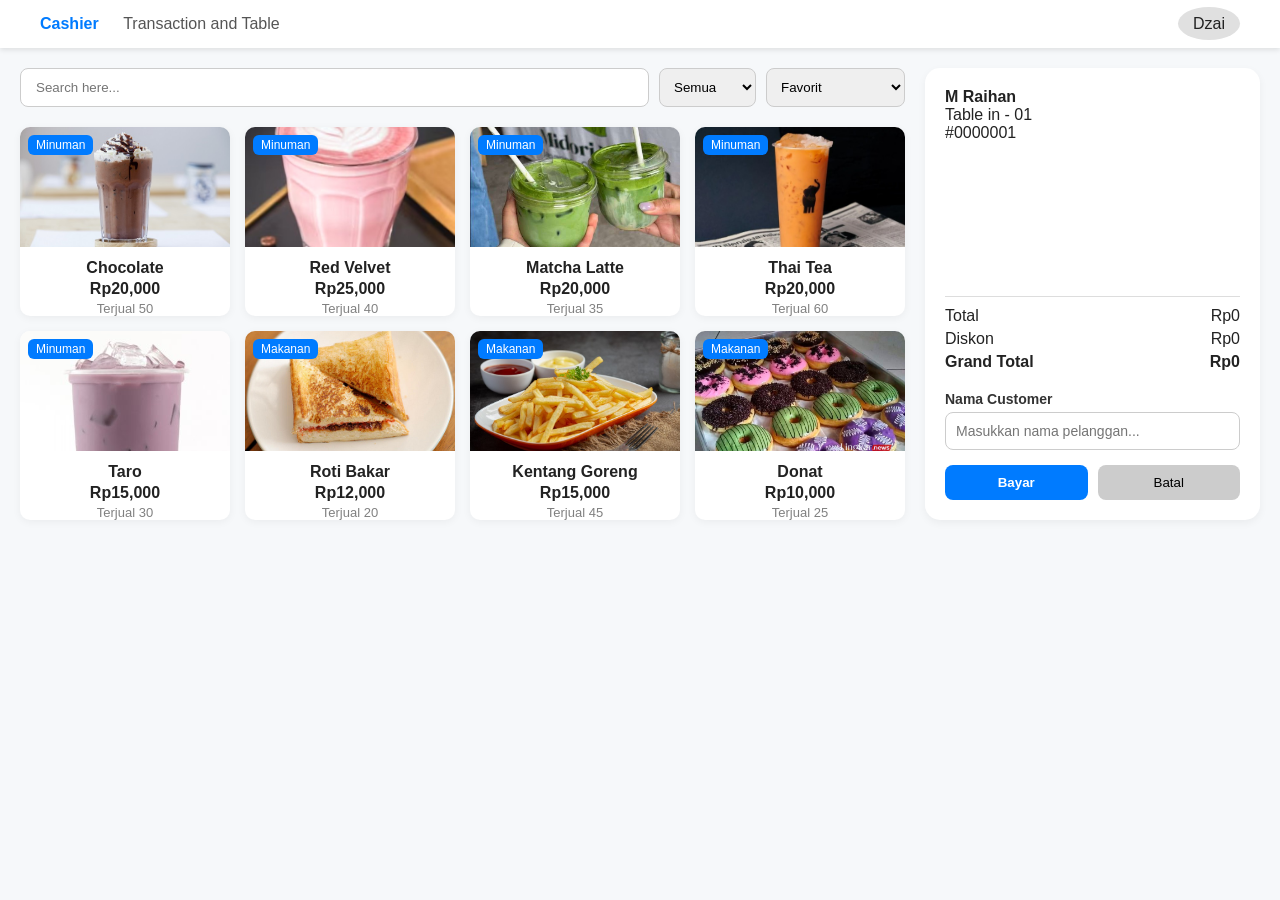
<file: index.html>
<!DOCTYPE html>
<html lang="id">
<head>
  <meta charset="UTF-8">
  <meta name="viewport" content="width=device-width, initial-scale=1.0">
  <title>Kasir</title>
  <link rel="stylesheet" href="css/style.css">
</head>
<body>
  <header class="navbar">
    <div class="nav-left">
      <a href="#" class="nav-item active">Cashier</a>
      <a href="transaction.html" class="nav-item">Transaction and Table</a>
    </div>
    <div class="nav-right">
      <span class="user">Dzai</span>
    </div>
  </header>

  <main class="container">
    <section class="menu-section">
      <div class="menu-top">
        <input type="text" id="search" placeholder="Search here..." class="search">
        <select id="categoryFilter" class="filter">
          <option value="all">Semua</option>
          <option value="Minuman">Minuman</option>
          <option value="Makanan">Makanan</option>
        </select>
        <select id="sortFilter" class="filter">
          <option value="default">Favorit</option>
          <option value="new">Terbaru</option>
          <option value="priceAsc">Harga Termurah</option>
          <option value="priceDesc">Harga Termahal</option>
        </select>
      </div>

      <div id="menuGrid" class="menu-grid"></div>
    </section>

    <aside class="order-section">
      <div class="order-header">
        <h4>M Raihan</h4>
        <p>Table in - 01</p>
        <p class="order-id">#0000001</p>
        <p id="currentDate" class="date"></p>
      </div>

      <div id="orderList" class="order-list"></div>

      <div class="order-summary">
        <p>Total <span id="total">Rp0</span></p>
        <p>Diskon <span id="diskon">Rp0</span></p>
        <p class="grand-total">Grand Total <span id="grandTotal">Rp0</span></p>
      </div>

      <div class="customer-input">
        <label for="customerName">Nama Customer</label>
        <input type="text" id="customerName" placeholder="Masukkan nama pelanggan...">
      </div>

      <div class="order-buttons">
        <button class="pay" id="payBtn">Bayar</button>
        <button class="cancel" id="cancelBtn">Batal</button>
      </div>
    </aside>
  </main>

  <script src="js/script.js"></script>
</body>
</html>
</file>
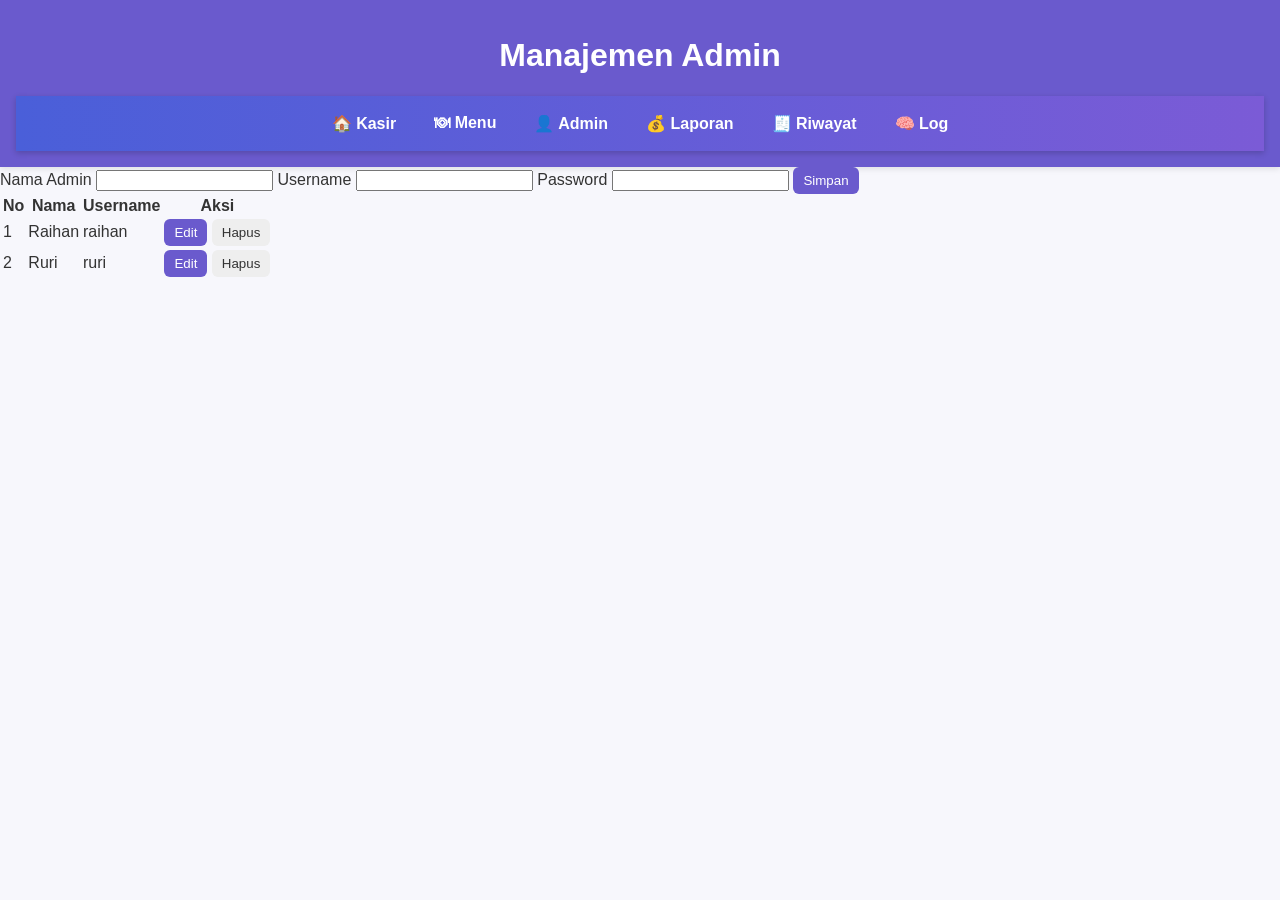
<file: crud-admin.html>
<!DOCTYPE html>
<html lang="id">
<head>
  <meta charset="UTF-8">
  <meta name="viewport" content="width=device-width, initial-scale=1.0">
  <title>CRUD Admin - Rize Coffee</title>
  <link rel="stylesheet" href="style.css">
</head>
<body>
  <header class="header">
    <h1>Manajemen Admin</h1>
    <nav class="navbar">
        <a href="dashboard.html">🏠 Kasir</a>
        <a href="crud-menu.html">🍽 Menu</a>
        <a href="crud-admin.html">👤 Admin</a>
        <a href="laporan-income.html">💰 Laporan</a>
        <a href="riwayat-transaksi.html">🧾 Riwayat</a>
        <a href="log-aktivitas.html">🧠 Log</a>
      </nav>
  </header>

  <main class="crud-container">
    <section class="form-section">
      <form id="adminForm">
        <input type="hidden" id="editIndex">
        <label>Nama Admin</label>
        <input type="text" id="namaAdmin" required>

        <label>Username</label>
        <input type="text" id="username" required>

        <label>Password</label>
        <input type="password" id="password" required>

        <button type="submit" class="btn-primary">Simpan</button>
      </form>
    </section>

    <section class="table-section">
      <table class="table">
        <thead>
          <tr>
            <th>No</th>
            <th>Nama</th>
            <th>Username</th>
            <th>Aksi</th>
          </tr>
        </thead>
        <tbody id="adminTable"></tbody>
      </table>
    </section>
  </main>

  <script>
    let dataAdmin = [
      {nama:"Raihan", username:"raihan", password:"12345"},
      {nama:"Ruri", username:"ruri", password:"admin"}
    ];

    const table = document.getElementById("adminTable");
    const form = document.getElementById("adminForm");

    function renderAdmin() {
      table.innerHTML = "";
      dataAdmin.forEach((a, i) => {
        table.innerHTML += `
          <tr>
            <td>${i+1}</td>
            <td>${a.nama}</td>
            <td>${a.username}</td>
            <td>
              <button onclick="editAdmin(${i})" class="btn-primary">Edit</button>
              <button onclick="hapusAdmin(${i})" class="btn-secondary">Hapus</button>
            </td>
          </tr>
        `;
      });
    }

    function editAdmin(i) {
      const a = dataAdmin[i];
      document.getElementById("editIndex").value = i;
      document.getElementById("namaAdmin").value = a.nama;
      document.getElementById("username").value = a.username;
      document.getElementById("password").value = a.password;
    }

    function hapusAdmin(i) {
      if (confirm("Hapus admin ini?")) {
        dataAdmin.splice(i, 1);
        renderAdmin();
      }
    }

    form.addEventListener("submit", e => {
      e.preventDefault();
      const idx = document.getElementById("editIndex").value;
      const data = {
        nama: document.getElementById("namaAdmin").value,
        username: document.getElementById("username").value,
        password: document.getElementById("password").value,
      };
      if (idx === "") dataAdmin.push(data);
      else dataAdmin[idx] = data;

      form.reset();
      document.getElementById("editIndex").value = "";
      renderAdmin();
    });

    renderAdmin();
  </script>
</body>
</html>
</file>
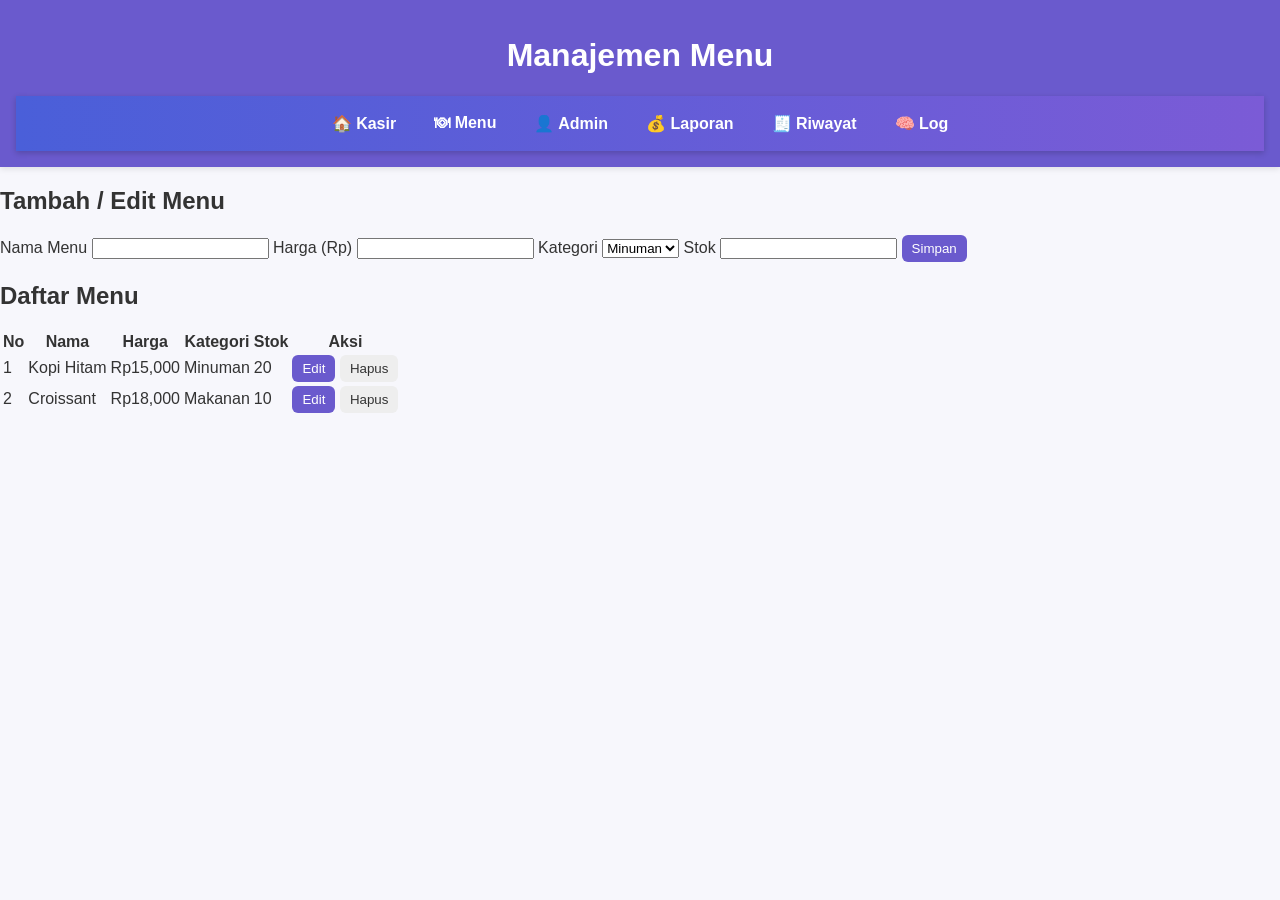
<file: crud-menu.html>
<!DOCTYPE html>
<html lang="id">
<head>
  <meta charset="UTF-8">
  <meta name="viewport" content="width=device-width, initial-scale=1.0">
  <title>CRUD Menu - Rize Coffee</title>
  <link rel="stylesheet" href="style.css">
</head>
<body>
  <header class="header">
    <h1>Manajemen Menu</h1>
    <nav class="navbar">
        <a href="dashboard.html">🏠 Kasir</a>
        <a href="crud-menu.html">🍽 Menu</a>
        <a href="crud-admin.html">👤 Admin</a>
        <a href="laporan-income.html">💰 Laporan</a>
        <a href="riwayat-transaksi.html">🧾 Riwayat</a>
        <a href="log-aktivitas.html">🧠 Log</a>
      </nav>
  </header>

  <main class="crud-container">
    <section class="form-section">
      <h2>Tambah / Edit Menu</h2>
      <form id="menuForm">
        <input type="hidden" id="editIndex">
        <label>Nama Menu</label>
        <input type="text" id="namaMenu" required>

        <label>Harga (Rp)</label>
        <input type="number" id="hargaMenu" required>

        <label>Kategori</label>
        <select id="kategoriMenu">
          <option>Minuman</option>
          <option>Makanan</option>
        </select>

        <label>Stok</label>
        <input type="number" id="stokMenu" required>

        <button type="submit" class="btn-primary">Simpan</button>
      </form>
    </section>

    <section class="table-section">
      <h2>Daftar Menu</h2>
      <table class="table">
        <thead>
          <tr>
            <th>No</th>
            <th>Nama</th>
            <th>Harga</th>
            <th>Kategori</th>
            <th>Stok</th>
            <th>Aksi</th>
          </tr>
        </thead>
        <tbody id="menuTable"></tbody>
      </table>
    </section>
  </main>

  <script>
    let dataMenu = [
      { nama: "Kopi Hitam", harga: 15000, kategori: "Minuman", stok: 20 },
      { nama: "Croissant", harga: 18000, kategori: "Makanan", stok: 10 }
    ];

    const menuTable = document.getElementById("menuTable");
    const form = document.getElementById("menuForm");

    function renderMenu() {
      menuTable.innerHTML = "";
      dataMenu.forEach((m, i) => {
        menuTable.innerHTML += `
          <tr>
            <td>${i+1}</td>
            <td>${m.nama}</td>
            <td>Rp${m.harga.toLocaleString()}</td>
            <td>${m.kategori}</td>
            <td>${m.stok}</td>
            <td>
              <button onclick="editMenu(${i})" class="btn-primary">Edit</button>
              <button onclick="hapusMenu(${i})" class="btn-secondary">Hapus</button>
            </td>
          </tr>
        `;
      });
    }

    function editMenu(i) {
      const m = dataMenu[i];
      document.getElementById("editIndex").value = i;
      document.getElementById("namaMenu").value = m.nama;
      document.getElementById("hargaMenu").value = m.harga;
      document.getElementById("kategoriMenu").value = m.kategori;
      document.getElementById("stokMenu").value = m.stok;
    }

    function hapusMenu(i) {
      if (confirm("Hapus menu ini?")) {
        dataMenu.splice(i, 1);
        renderMenu();
      }
    }

    form.addEventListener("submit", e => {
      e.preventDefault();
      const idx = document.getElementById("editIndex").value;
      const data = {
        nama: document.getElementById("namaMenu").value,
        harga: parseInt(document.getElementById("hargaMenu").value),
        kategori: document.getElementById("kategoriMenu").value,
        stok: parseInt(document.getElementById("stokMenu").value),
      };

      if (idx === "") dataMenu.push(data);
      else dataMenu[idx] = data;

      form.reset();
      document.getElementById("editIndex").value = "";
      renderMenu();
    });

    renderMenu();
  </script>
</body>
</html>
</file>
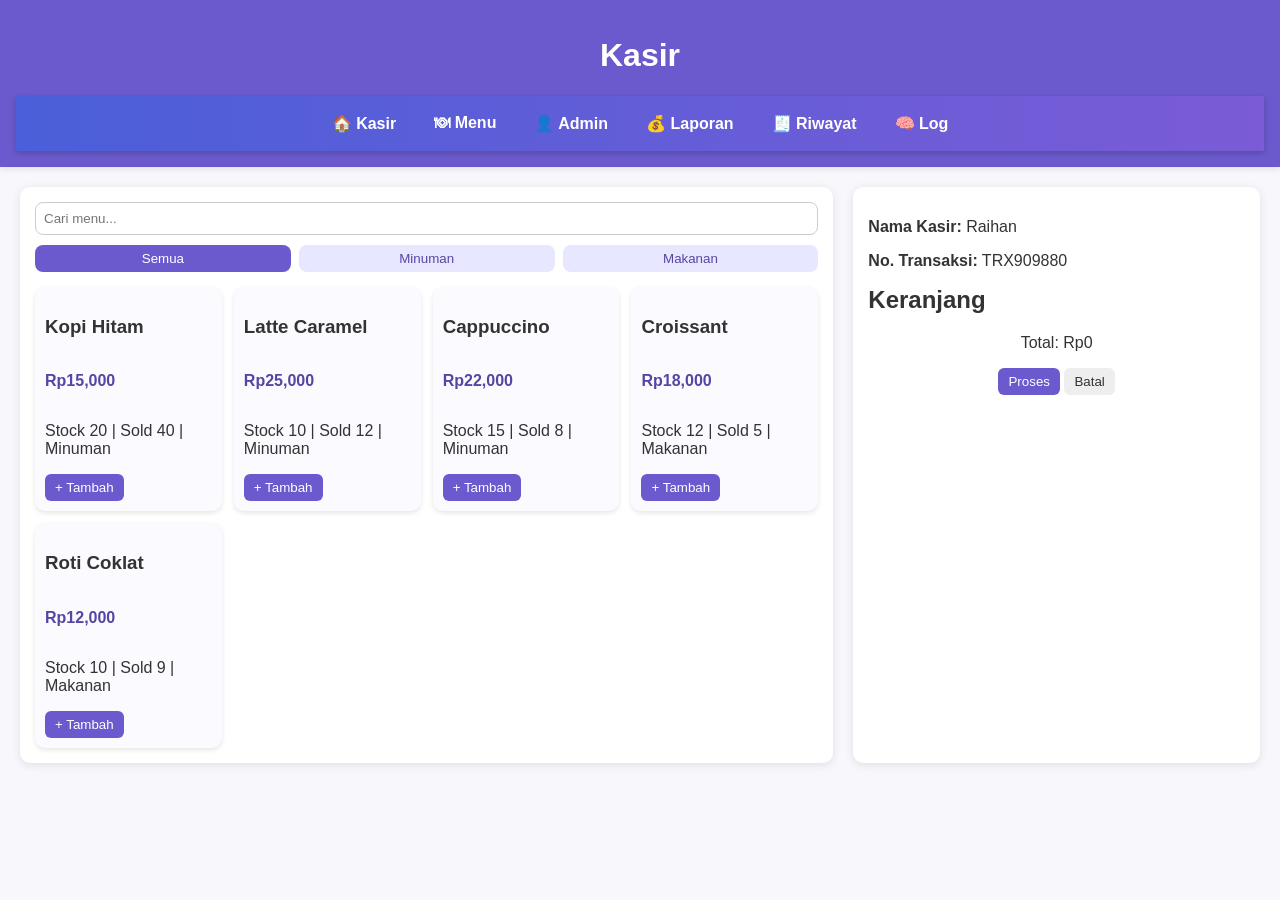
<file: dashboard.html>
<!DOCTYPE html>
<html lang="id">
<head>
  <meta charset="UTF-8">
  <meta name="viewport" content="width=device-width, initial-scale=1.0">
  <title>Kasir</title>
  <link rel="stylesheet" href="style.css">
</head>
<body>
  <header class="header">
    <h1>Kasir</h1>
    <nav class="navbar">
        <a href="dashboard.html">🏠 Kasir</a>
        <a href="crud-menu.html">🍽 Menu</a>
        <a href="crud-admin.html">👤 Admin</a>
        <a href="laporan-income.html">💰 Laporan</a>
        <a href="riwayat-transaksi.html">🧾 Riwayat</a>
        <a href="log-aktivitas.html">🧠 Log</a>
      </nav>
      
  </header>
  

  <main class="kasir-container">
    <!-- Kiri: Daftar Produk -->
    <section class="produk-section">
      <div class="search-filter">
        <input type="text" id="search" placeholder="Cari menu...">
        <div class="filter-btns">
          <button class="filter-btn active" data-category="all">Semua</button>
          <button class="filter-btn" data-category="Minuman">Minuman</button>
          <button class="filter-btn" data-category="Makanan">Makanan</button>
        </div>
      </div>
      <div id="produk-list" class="produk-list"></div>
    </section>

    <!-- Kanan: Keranjang -->
    <section class="keranjang-section">
      <div class="info-kasir">
        <p><strong>Nama Kasir:</strong> Raihan</p>
        <p><strong>No. Transaksi:</strong> <span id="no-transaksi"></span></p>
      </div>

      <h2>Keranjang</h2>
      <ul id="keranjang-list" class="keranjang-list"></ul>

      <div class="total-box">
        <p>Total: <span id="total-harga">Rp0</span></p>
        <button id="proses-btn" class="btn-primary">Proses</button>
        <button id="batal-btn" class="btn-secondary">Batal</button>
      </div>
    </section>
  </main>

  <script>
    // === Data Produk ===
    const produkData = [
      {id:1, imgsrc:"kopi.png", nama:"Kopi Hitam", harga:15000, stok:20, terjual:40, kategori:"Minuman"},
      {id:2, nama:"Latte Caramel", harga:25000, stok:10, terjual:12, kategori:"Minuman"},
      {id:3, nama:"Cappuccino", harga:22000, stok:15, terjual:8, kategori:"Minuman"},
      {id:4, nama:"Croissant", harga:18000, stok:12, terjual:5, kategori:"Makanan"},
      {id:5, nama:"Roti Coklat", harga:12000, stok:10, terjual:9, kategori:"Makanan"},
    ];

    const produkList = document.getElementById("produk-list");
    const keranjangList = document.getElementById("keranjang-list");
    const totalHarga = document.getElementById("total-harga");
    const noTransaksi = document.getElementById("no-transaksi");

    let keranjang = [];
    let kategoriAktif = "all";
    noTransaksi.textContent = "TRX" + Date.now().toString().slice(-6);

    // === Render Produk ===
    function renderProduk() {
      produkList.innerHTML = "";
      const searchVal = document.getElementById("search").value.toLowerCase();

      produkData
        .filter(p =>
          (kategoriAktif === "all" || p.kategori === kategoriAktif) &&
          p.nama.toLowerCase().includes(searchVal)
        )
        .forEach(p => {
          const card = document.createElement("div");
          card.className = "produk-card";
          card.innerHTML = `
            <h3>${p.nama}</h3>
            <p class="harga">Rp${p.harga.toLocaleString()}</p>
            <p class="stok">Stock ${p.stok} | Sold ${p.terjual} | ${p.kategori}</p>
            <button onclick="tambahKeKeranjang(${p.id})" class="btn-primary">+ Tambah</button>
          `;
          produkList.appendChild(card);
        });
    }

    // === Tambah ke Keranjang ===
    function tambahKeKeranjang(id) {
      const produk = produkData.find(p => p.id === id);
      const item = keranjang.find(i => i.id === id);

      if (produk.stok <= 0) return alert("Stok habis!");

      if (item) item.jumlah++;
      else keranjang.push({...produk, jumlah:1});

      produk.stok--;
      renderProduk();
      renderKeranjang();
    }

    // === Render Keranjang ===
    function renderKeranjang() {
      keranjangList.innerHTML = "";
      let total = 0;

      keranjang.forEach(item => {
        total += item.harga * item.jumlah;
        const li = document.createElement("li");
        li.innerHTML = `
          <span>${item.nama} (${item.jumlah})</span>
          <div>
            <button onclick="ubahJumlah(${item.id}, -1)">-</button>
            <button onclick="ubahJumlah(${item.id}, 1)">+</button>
          </div>
          <span>Rp${(item.harga * item.jumlah).toLocaleString()}</span>
        `;
        keranjangList.appendChild(li);
      });

      totalHarga.textContent = "Rp" + total.toLocaleString();
    }

    function ubahJumlah(id, delta) {
      const item = keranjang.find(i => i.id === id);
      const produk = produkData.find(p => p.id === id);
      if (!item) return;

      if (delta === 1 && produk.stok > 0) {
        item.jumlah++;
        produk.stok--;
      } else if (delta === -1 && item.jumlah > 0) {
        item.jumlah--;
        produk.stok++;
      }

      if (item.jumlah === 0) keranjang = keranjang.filter(i => i.id !== id);
      renderProduk();
      renderKeranjang();
    }

    // === Filter dan Pencarian ===
    document.getElementById("search").addEventListener("input", renderProduk);
    document.querySelectorAll(".filter-btn").forEach(btn => {
      btn.addEventListener("click", () => {
        document.querySelectorAll(".filter-btn").forEach(b => b.classList.remove("active"));
        btn.classList.add("active");
        kategoriAktif = btn.dataset.category;
        renderProduk();
      });
    });

    // === Tombol Proses dan Batal ===
    document.getElementById("proses-btn").addEventListener("click", () => {
      if (keranjang.length === 0) return alert("Keranjang kosong!");
      alert("Transaksi berhasil diproses ✅");
      keranjang = [];
      renderKeranjang();
    });

    document.getElementById("batal-btn").addEventListener("click", () => {
      if (confirm("Batalkan transaksi?")) {
        keranjang = [];
        renderKeranjang();
      }
    });

    renderProduk();
  </script>
</body>
</html>
</file>
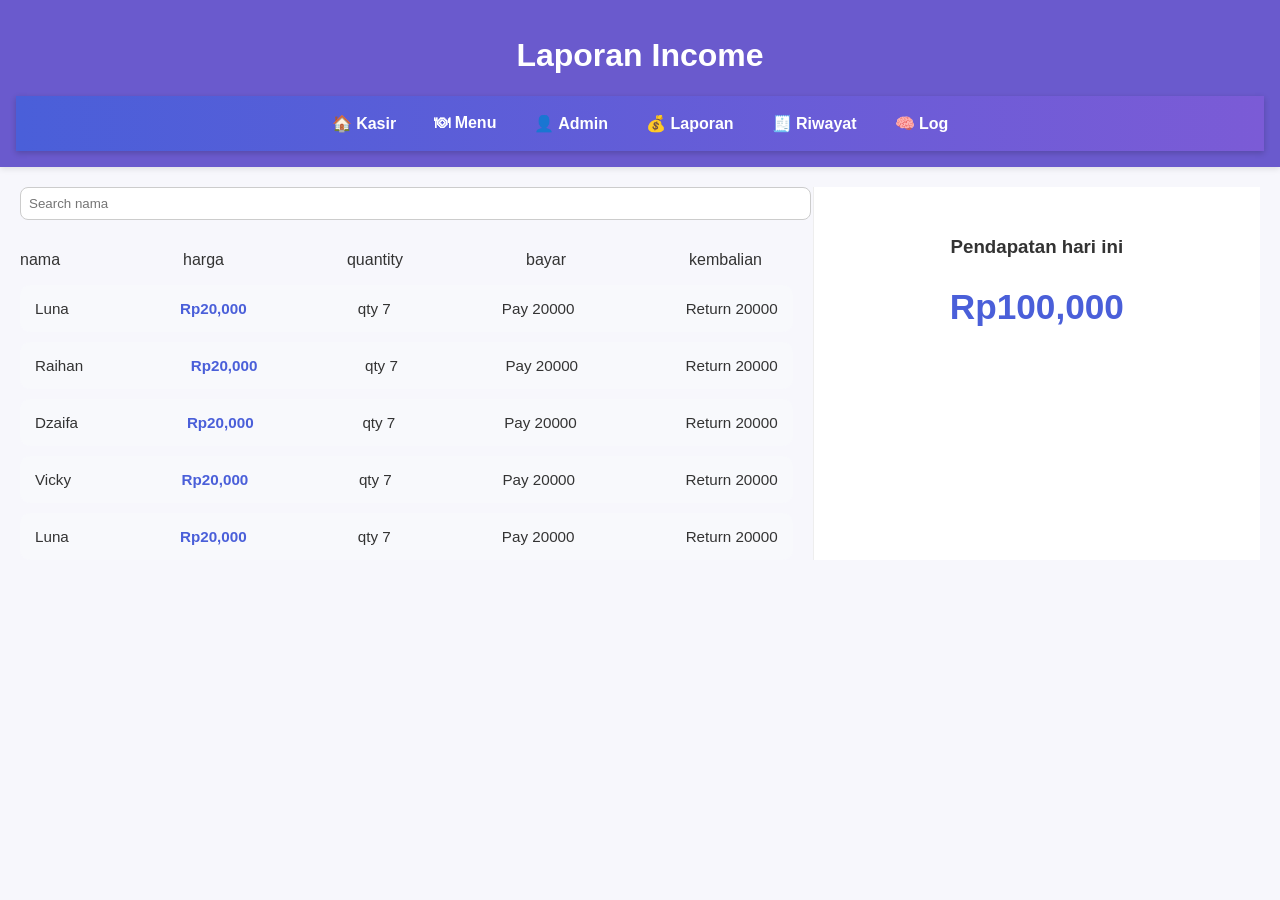
<file: laporan-income.html>
<!DOCTYPE html>
<html lang="id">
<head>
  <meta charset="UTF-8">
  <meta name="viewport" content="width=device-width, initial-scale=1.0">
  <title>Laporan Pendapatan</title>
  <link rel="stylesheet" href="style.css">
</head>
<body>
  <header class="header">
  <h1>Laporan Income</h1>
  <nav class="navbar">
    
    <a href="dashboard.html">🏠 Kasir</a>
        <a href="crud-menu.html">🍽 Menu</a>
        <a href="crud-admin.html">👤 Admin</a>
        <a href="laporan-income.html">💰 Laporan</a>
        <a href="riwayat-transaksi.html">🧾 Riwayat</a>
        <a href="log-aktivitas.html">🧠 Log</a> 
  </nav>
</header>

  <main class="laporan-container">
    <section class="laporan-kiri">
     
      <div class="search-bar">
        <input type="text" id="search" placeholder="Search nama">
      </div>
      <div class="mini-head">
      <p>nama</p>
      <p>harga</p>
      <p>quantity</p>
      <p>bayar</p>
      <p>kembalian</p>
      </div>
      <div id="laporanList" class="laporan-list">
        <!-- data laporan dimasukkan lewat JS -->
      </div>
    </section>

    <section class="laporan-kanan">
      <h3>Pendapatan hari ini</h3>
      <h1 id="totalIncome">Rp0</h1>
    </section>
  </main>

  <script>
    const laporanData = [
      { nama: "Luna", harga: 20000, qty: 7, pay: 20000, ret: 20000 },
      { nama: "Raihan", harga: 20000, qty: 7, pay: 20000, ret: 20000 },
      { nama: "Dzaifa", harga: 20000, qty: 7, pay: 20000, ret: 20000 },
      { nama: "Vicky", harga: 20000, qty: 7, pay: 20000, ret: 20000 },
      { nama: "Luna", harga: 20000, qty: 7, pay: 20000, ret: 20000 },
    ];

    const list = document.getElementById("laporanList");
    const totalIncome = document.getElementById("totalIncome");

    let total = 0;
    laporanData.forEach(item => {
      const div = document.createElement("div");
      div.classList.add("laporan-item");
      div.innerHTML = `
        <span>${item.nama}</span>
        <span class="harga">Rp${item.harga.toLocaleString()}</span>
        <span class="qty">qty ${item.qty}</span>
        <span class="pay">Pay ${item.pay}</span>
        <span class="ret">Return ${item.ret}</span>
      `;
      list.appendChild(div);
      total += item.harga;
    });

    totalIncome.textContent = `Rp${total.toLocaleString()}`;

    document.getElementById("search").addEventListener("keyup", (e) => {
      const val = e.target.value.toLowerCase();
      document.querySelectorAll(".laporan-item").forEach(i => {
        i.style.display = i.textContent.toLowerCase().includes(val) ? "flex" : "none";
      });
    });
  </script>
</body>
</html>
</file>
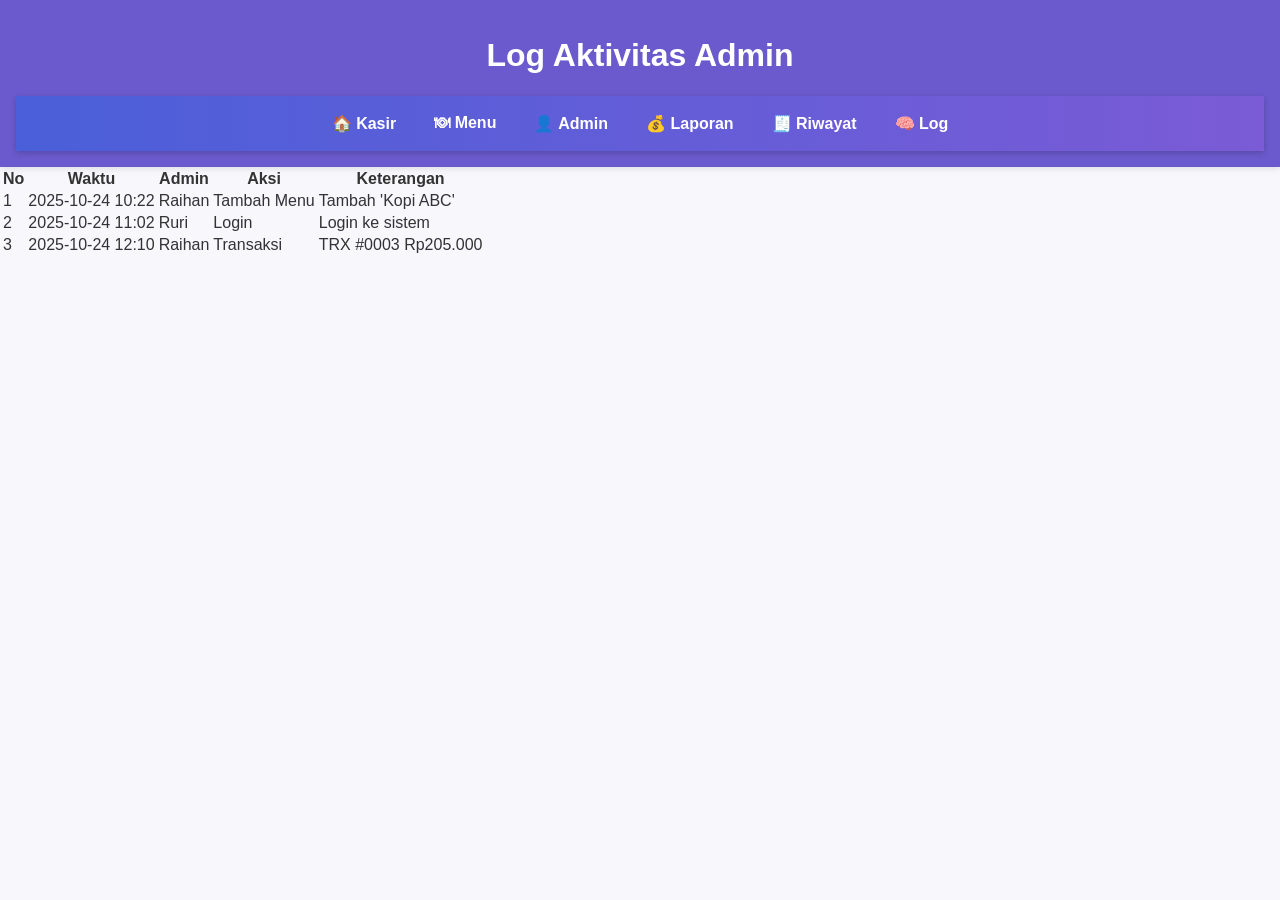
<file: log-aktivitas.html>
<!DOCTYPE html>
<html lang="id">
<head>
  <meta charset="UTF-8">
  <meta name="viewport" content="width=device-width, initial-scale=1.0">
  <title>Log Aktivitas - Rize Coffee</title>
  <link rel="stylesheet" href="style.css">
</head>
<body>
  <header class="header">
    <h1>Log Aktivitas Admin</h1>
    <nav class="navbar">
        <a href="dashboard.html">🏠 Kasir</a>
        <a href="crud-menu.html">🍽 Menu</a>
        <a href="crud-admin.html">👤 Admin</a>
        <a href="laporan-income.html">💰 Laporan</a>
        <a href="riwayat-transaksi.html">🧾 Riwayat</a>
        <a href="log-aktivitas.html">🧠 Log</a>
      </nav>
  </header>

  <main class="table-section">
    <table class="table">
      <thead>
        <tr>
          <th>No</th>
          <th>Waktu</th>
          <th>Admin</th>
          <th>Aksi</th>
          <th>Keterangan</th>
        </tr>
      </thead>
      <tbody id="logTable"></tbody>
    </table>
  </main>

  <script>
    const logData = [
      {waktu:"2025-10-24 10:22", admin:"Raihan", aksi:"Tambah Menu", ket:"Tambah 'Kopi ABC'"},
      {waktu:"2025-10-24 11:02", admin:"Ruri", aksi:"Login", ket:"Login ke sistem"},
      {waktu:"2025-10-24 12:10", admin:"Raihan", aksi:"Transaksi", ket:"TRX #0003 Rp205.000"},
    ];

    const logTable = document.getElementById("logTable");
    logData.forEach((l, i) => {
      logTable.innerHTML += `
      <tr>
        <td>${i+1}</td>
        <td>${l.waktu}</td>
        <td>${l.admin}</td>
        <td>${l.aksi}</td>
        <td>${l.ket}</td>
      </tr>`;
    });
  </script>
</body>
</html>
</file>
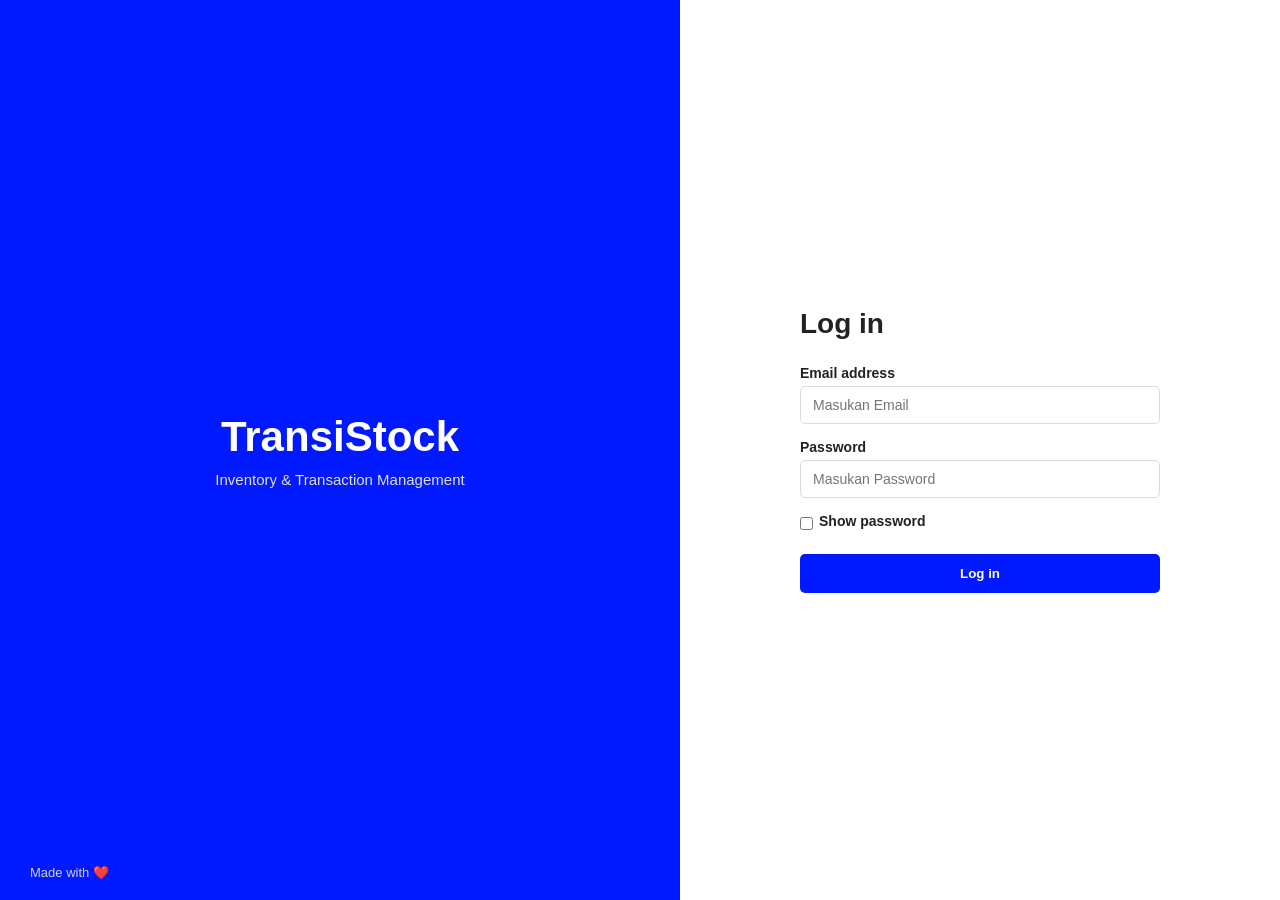
<file: login.html>
<!DOCTYPE html>
<html lang="en">
<head>
  <meta charset="UTF-8">
  <meta name="viewport" content="width=device-width, initial-scale=1.0">
  <title>TransiStock - Log in</title>
  <link rel="stylesheet" href="css/style.css">
  <link href="https://fonts.googleapis.com/css2?family=Inter:wght@400;600;700&display=swap" rel="stylesheet">
</head>
<body>
  <div class="login-container">
    <div class="login-left">
      <h1>TransiStock</h1>
      <p>Inventory & Transaction Management</p>
      <footer>Made with ❤️</footer>
    </div>

    <div class="login-right">
      <div class="form-box">
        <h2>Log in</h2>
        <form onsubmit="return handleLogin(event)">
          <label for="email">Email address</label>
          <input type="email" id="email" placeholder="Masukan Email" required>

          <label for="password">Password</label>
          <input type="password" id="password" placeholder="Masukan Password" required>

          <div class="show-pass">
            <input type="checkbox" id="show-password" onclick="togglePassword()">
            <label for="show-password">Show password</label>
          </div>
          <button type="submit">Log in</button>
        </form>
      </div>
    </div>
  </div>

  <script>
    function togglePassword() {
      const password = document.getElementById("password");
      password.type = password.type === "password" ? "text" : "password";
    }

    function handleLogin(event) {
      event.preventDefault(); // agar tidak reload
      window.location.href = "index.html"; // arahkan ke halaman lain
      return false;
    }
  </script>
</body>
</html>
</file>
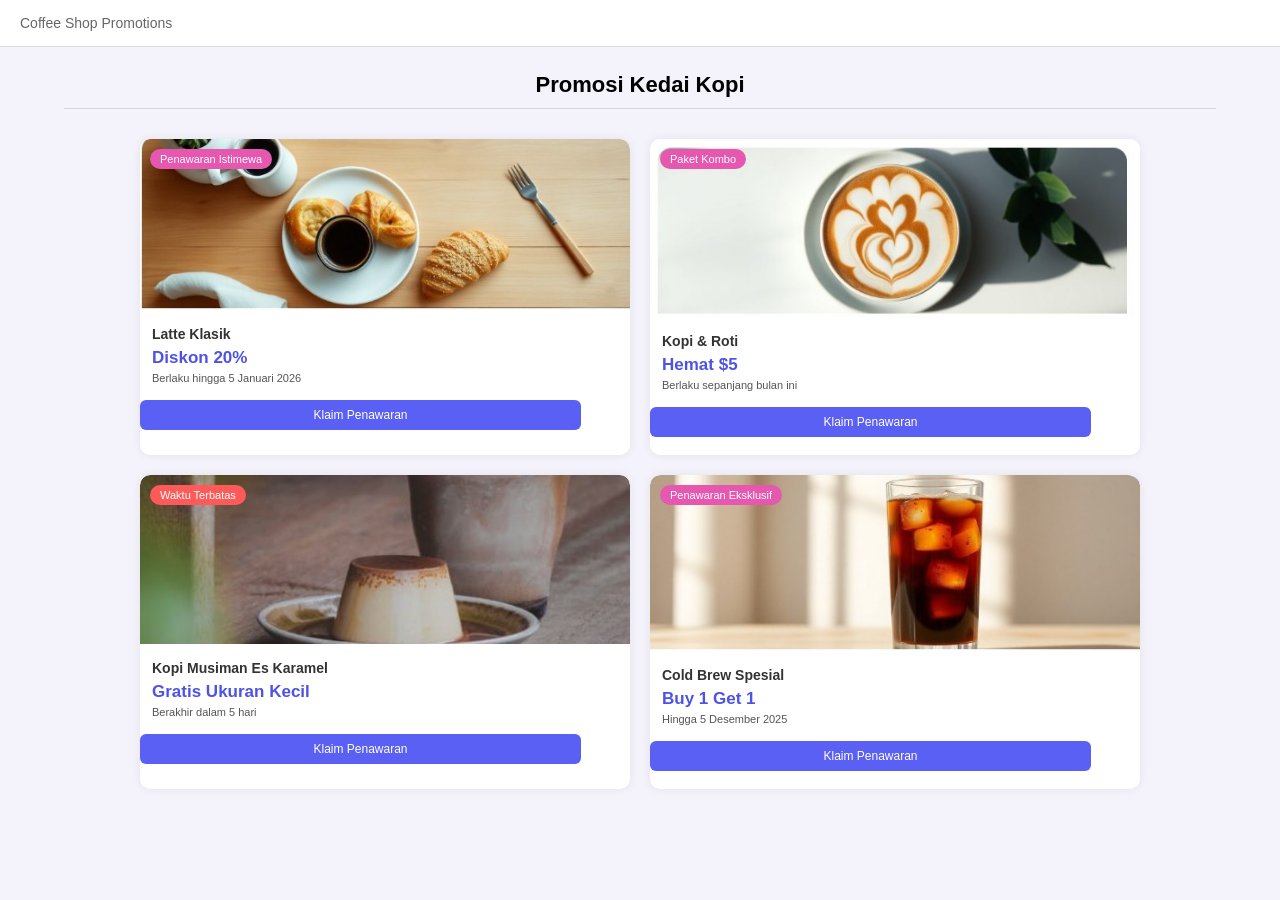
<file: promo.html>
<!DOCTYPE html>
<html lang="id">
<head>
    <meta charset="UTF-8">
    <meta name="viewport" content="width=device-width, initial-scale=1.0">
    <title>Coffee Shop Promotions</title>
    <link rel="stylesheet" href="css/style2.css">
</head>
<body>

    <header class="top-header">
        Coffee Shop Promotions
    </header>

    <h2 class="title">Promosi Kedai Kopi</h2>
    <div class="divider"></div>

    <section class="promo-container">

        <!-- CARD 1 -->
        <div class="promo-card">
            <span class="badge">Penawaran Istimewa</span>
            <img src="img/1.jpg" class="promo-img" alt="Coffee Art">
            <h3>Latte Klasik</h3>
            <p class="promo-text highlight">Diskon 20%</p>
            <p class="desc">Berlaku hingga 5 Januari 2026</p>
            <button class="btn">Klaim Penawaran</button>
        </div>

        <!-- CARD 2 -->
        <div class="promo-card">
            <span class="badge">Paket Kombo</span>
            <img src="img/2.jpg" class="promo-img" alt="Coffee and Bread">
            <h3>Kopi & Roti</h3>
            <p class="promo-text highlight">Hemat $5</p>
            <p class="desc">Berlaku sepanjang bulan ini</p>
            <button class="btn">Klaim Penawaran</button>
        </div>

        <!-- CARD 3 -->
        <div class="promo-card">
            <span class="badge red">Waktu Terbatas</span>
            <img src="img/3.jpg" class="promo-img" alt="Caramel Coffee">
            <h3>Kopi Musiman Es Karamel</h3>
            <p class="promo-text highlight">Gratis Ukuran Kecil</p>
            <p class="desc">Berakhir dalam 5 hari</p>
            <button class="btn">Klaim Penawaran</button>
        </div>

        <!-- CARD 4 -->
        <div class="promo-card">
            <span class="badge">Penawaran Eksklusif</span>
            <img src="img/4.jpg" class="promo-img" alt="Cold Brew">
            <h3>Cold Brew Spesial</h3>
            <p class="promo-text highlight">Buy 1 Get 1</p>
            <p class="desc">Hingga 5 Desember 2025</p>
            <button class="btn">Klaim Penawaran</button>
        </div>

    </section>

</body>
</html>
</file>
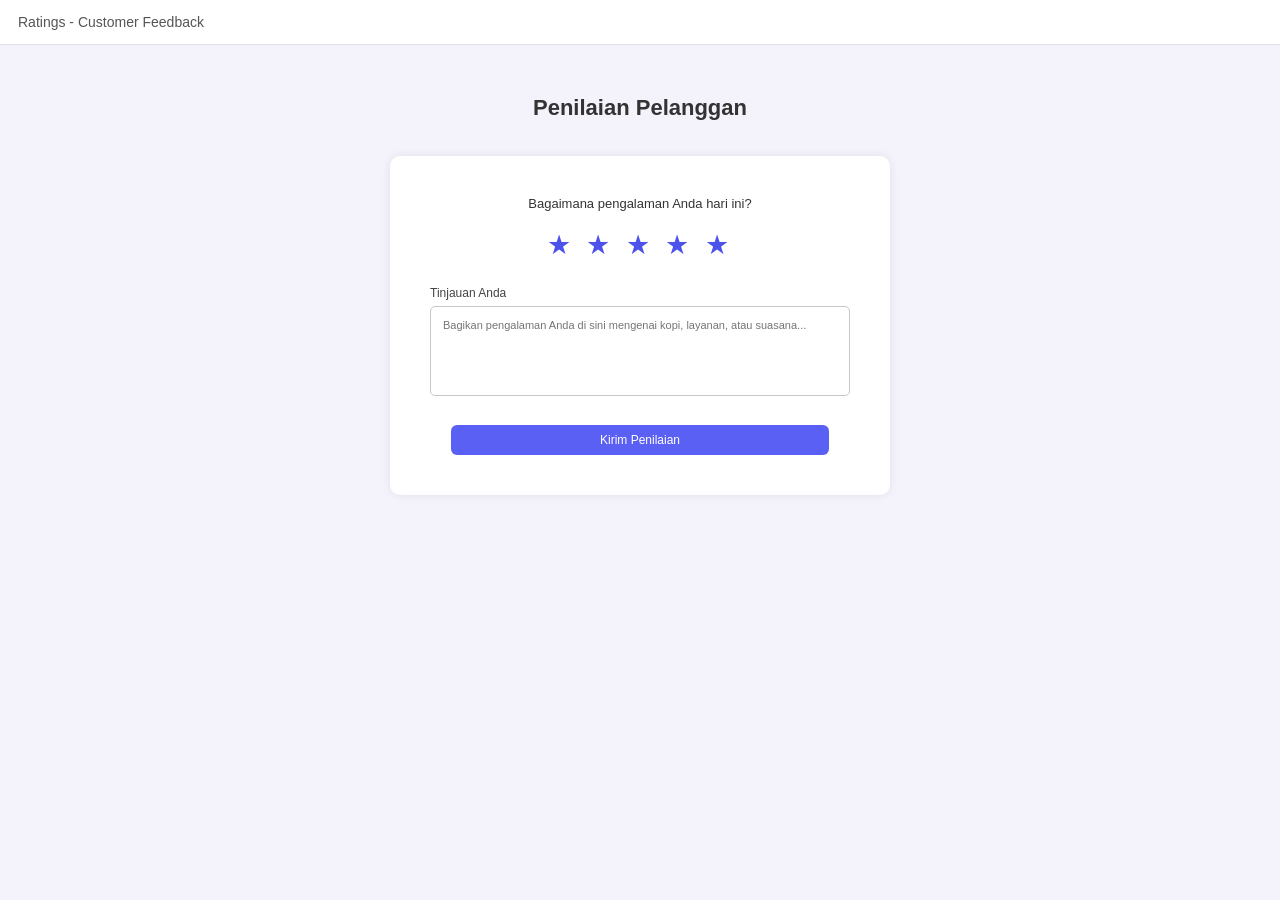
<file: rating.html>
<!DOCTYPE html>
<html lang="id">
<head>
    <meta charset="UTF-8">
    <meta name="viewport" content="width=device-width, initial-scale=1.0">
    <title>Ratings - Customer Feedback</title>
    <link rel="stylesheet" href="css/style2.css">
</head>
<body>

    <header class="header">
        Ratings - Customer Feedback
    </header>

    <main class="container">
        <h2>Penilaian Pelanggan</h2>

        <div class="card">
            <p class="question">Bagaimana pengalaman Anda hari ini?</p>

            <div class="stars">
                ★ ★ ★ ★ ★
            </div>

            <label class="label">Tinjauan Anda</label>
            <textarea placeholder="Bagikan pengalaman Anda di sini mengenai kopi, layanan, atau suasana..."></textarea>

            <button class="btn">Kirim Penilaian</button>
        </div>
    </main>

</body>
</html>
</file>
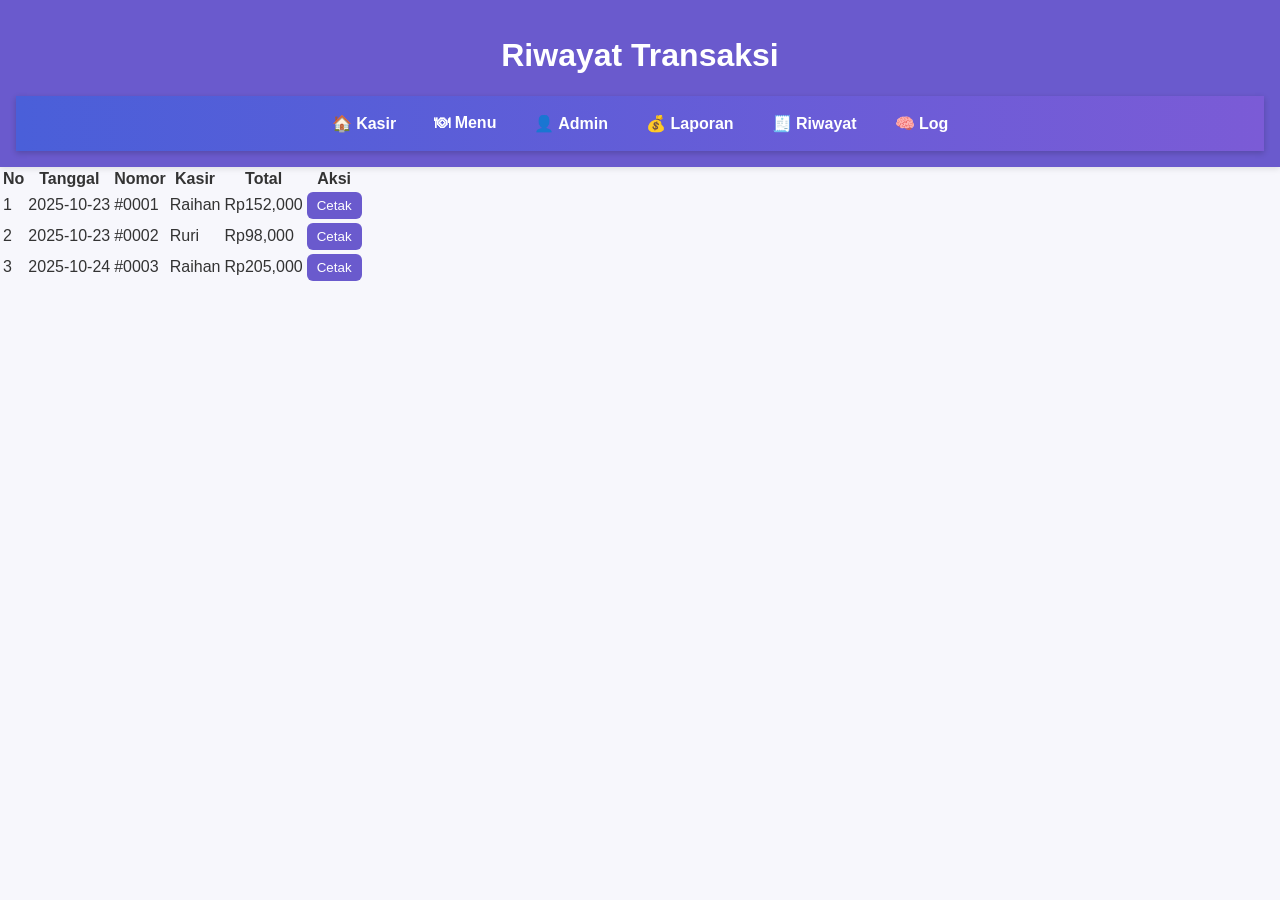
<file: riwayat-transaksi.html>
<!DOCTYPE html>
<html lang="id">
<head>
  <meta charset="UTF-8">
  <meta name="viewport" content="width=device-width, initial-scale=1.0">
  <title>Riwayat Transaksi - Rize Coffee</title>
  <link rel="stylesheet" href="style.css">
</head>
<body>
  <header class="header">
    <h1>Riwayat Transaksi</h1>
    <nav class="navbar">
        <a href="dashboard.html">🏠 Kasir</a>
        <a href="crud-menu.html">🍽 Menu</a>
        <a href="crud-admin.html">👤 Admin</a>
        <a href="laporan-income.html">💰 Laporan</a>
        <a href="riwayat-transaksi.html">🧾 Riwayat</a>
        <a href="log-aktivitas.html">🧠 Log</a>
      </nav>
  </header>

  <main class="table-section">
    <table class="table">
      <thead>
        <tr>
          <th>No</th>
          <th>Tanggal</th>
          <th>Nomor</th>
          <th>Kasir</th>
          <th>Total</th>
          <th>Aksi</th>
        </tr>
      </thead>
      <tbody id="riwayatTable"></tbody>
    </table>
  </main>

  <script>
    const riwayat = [
      {tanggal:"2025-10-23", nomor:"#0001", kasir:"Raihan", total:152000},
      {tanggal:"2025-10-23", nomor:"#0002", kasir:"Ruri", total:98000},
      {tanggal:"2025-10-24", nomor:"#0003", kasir:"Raihan", total:205000},
    ];

    const tbody = document.getElementById("riwayatTable");

    riwayat.forEach((r, i)=>{
      tbody.innerHTML += `
      <tr>
        <td>${i+1}</td>
        <td>${r.tanggal}</td>
        <td>${r.nomor}</td>
        <td>${r.kasir}</td>
        <td>Rp${r.total.toLocaleString()}</td>
        <td><button onclick="cetak('${r.nomor}')" class="btn-primary">Cetak</button></td>
      </tr>`;
    });

    function cetak(nomor){
      alert("Mencetak struk transaksi " + nomor);
      window.print();
    }
  </script>
</body>
</html>
</file>
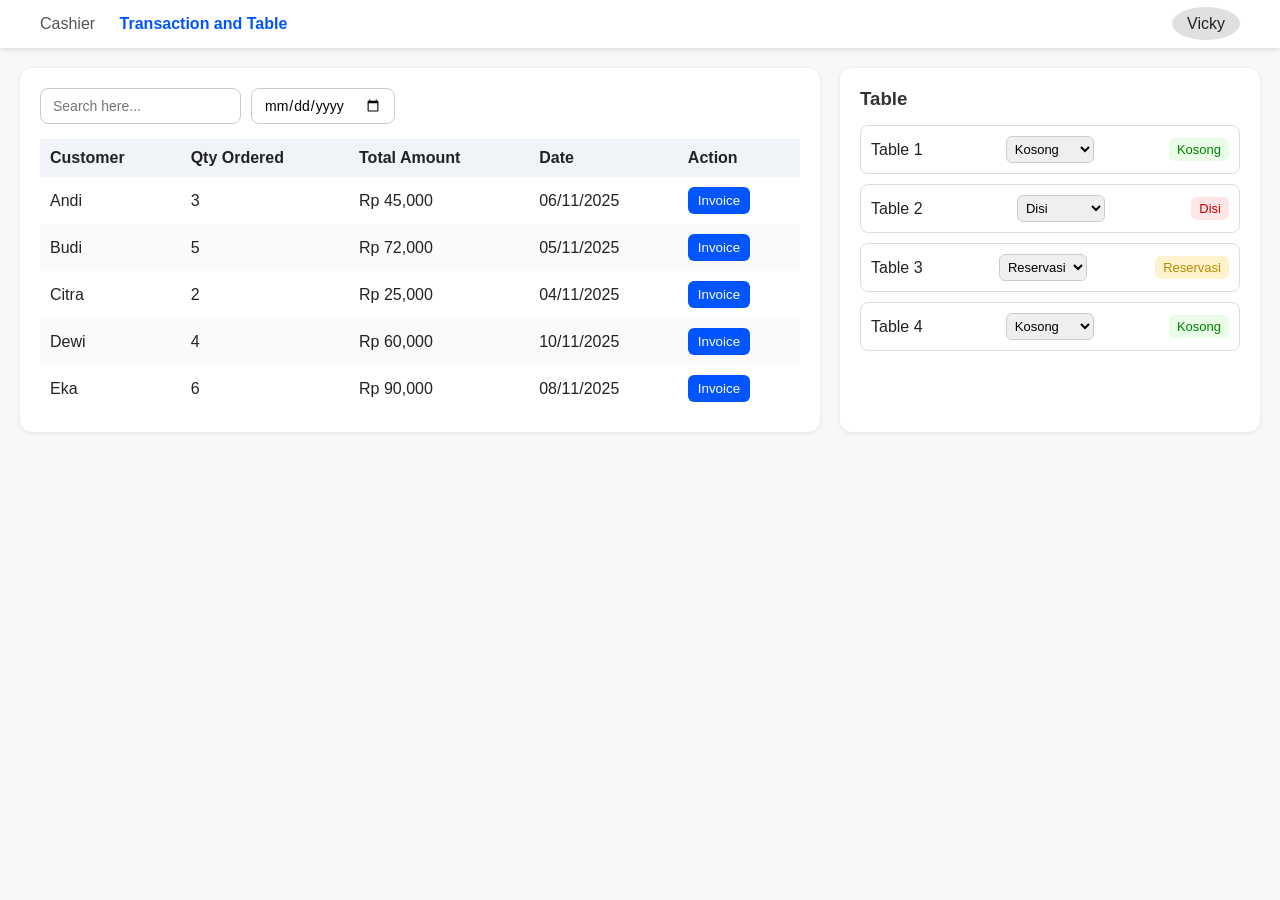
<file: transaction.html>
<!DOCTYPE html>
<html lang="en">
<head>
  <meta charset="UTF-8">
  <meta name="viewport" content="width=device-width, initial-scale=1.0">
  <title>Transaction and Table</title>
  <link rel="stylesheet" href="css/style.css">
</head>
<body>
  <header class="navbar">
      <div class="nav-left">
        <a href="index.html" class="nav-link">Cashier</a>
        <a href="transaction.html" class="nav-link active">Transaction and Table</a>
      </div>
      <div class="nav-right">
        <span class="user">Vicky</span>
      </div>
  </header>

  <main class="transaction-container">
    <section class="transaction-left">
      <div class="filter-bar">
        <input type="text" id="search" placeholder="Search here...">
        <input type="date" id="filterDate" />
      </div>

      <table class="transaction-table" id="transaction-table">
        <thead>
          <tr>
            <th>Customer</th>
            <th>Qty Ordered</th>
            <th>Total Amount</th>
            <th>Date</th>
            <th>Action</th>
          </tr>
        </thead>
        <tbody id="transactionBody"></tbody>
      </table>
    </section>

    <aside class="table-list">
      <h3>Table</h3>
      <div id="tables"></div>
    </aside>
  </main>

  <script src="js/script.js"></script>
</body>
</html>
</file>
<file: css/style.css>
* {
    margin: 0;
    padding: 0;
    box-sizing: border-box;
    font-family: 'Poppins', sans-serif;
  }
  
  body {
    background-color: #f6f8fa;
    color: #222;
  }

  .button{
    background-color: #0019ff;
    font-weight: 500;
  }
  
  .navbar {
    background: #ffffff;
    display: flex;
    justify-content: space-between;
    align-items: center;
    padding: 15px 40px;
    box-shadow: 0 2px 5px rgba(0,0,0,0.1);
  }
  
  .nav-item {
    margin-right: 20px;
    text-decoration: none;
    color: #555;
    font-weight: 500;
  }
  
  .nav-item.active {
    color: #007bff;
    font-weight: 600;
  }
  
  .user {
    background: #e0e0e0;
    border-radius: 50%;
    padding: 8px 15px;
  }
  
  .container {
    display: flex;
    padding: 20px;
    gap: 20px;
  }
  
  .menu-section {
    flex: 3;
  }
  
  .menu-top {
    display: flex;
    gap: 10px;
    margin-bottom: 20px;
  }
  
  .search {
    flex: 1;
    padding: 10px 15px;
    border: 1px solid #ccc;
    border-radius: 8px;
  }
  
  .filter {
    padding: 10px;
    border-radius: 8px;
    border: 1px solid #ccc;
  }
  
  .menu-grid {
    display: grid;
    grid-template-columns: repeat(auto-fill, minmax(180px, 1fr));
    gap: 15px;
  }
  
  .card {
    background: #ffffff;
    border-radius: 10px;
    overflow: hidden;
    box-shadow: 0 2px 8px rgba(0,0,0,0.05);
    cursor: pointer;
    transition: all 0.3s ease;
    position: relative;
    text-align: center;
  }
  
  .card img {
    width: 100%;
    height: 120px;
    object-fit: cover;
  }
  
  .card:hover {
    transform: scale(1.03);
    box-shadow: 0 3px 10px rgba(0,0,0,0.1);
    background-color: rgb(0, 200, 255);
    color: rgb(2, 2, 2);
  }
  
  .card h3 {
    font-size: 16px;
    margin-top: 8px;
  }
  
  .card .price {
    font-weight: bold;
    margin: 3px 0;
  }
  
  .card .sold {
    color: gray;
    font-size: 13px;
  }
  
  .card .category {
    position: absolute;
    top: 8px;
    left: 8px;
    background: #007bff;
    color: white;
    padding: 3px 8px;
    border-radius: 6px;
    font-size: 12px;
  }
  
  .order-section {
    flex: 1;
    background: #ffffff;
    border-radius: 15px;
    padding: 20px;
    box-shadow: 0 3px 8px rgba(0,0,0,0.05);
    display: flex;
    flex-direction: column;
    justify-content: space-between;
  }
  
  .order-header {
    margin-bottom: 15px;
  }
  
  .order-list {
    flex: 1;
    overflow-y: auto;
    margin-bottom: 20px;
  }
  
  .order-item {
    display: flex;
    justify-content: space-between;
    align-items: center;
    margin-bottom: 10px;
  }
  
  .order-item .quantity {
    display: flex;
    gap: 5px;
    align-items: center;
  } 
  
  .order-item button {
    background: #eaeaea;
    border: none;
    padding: 5px 10px;
    border-radius: 5px;
    cursor: pointer;
  }
  
  .order-summary {
    border-top: 1px solid #ddd;
    padding-top: 10px;
    margin-bottom: 15px;
  }
  
  .order-summary p {
    display: flex;
    justify-content: space-between;
    margin-bottom: 5px;
  }
  
  .grand-total {
    font-weight: bold;
  }
  
  .order-buttons {
    display: flex;
    justify-content: space-between;
    gap: 10px;
  }
  
  .pay {
    flex: 1;
    background: #007bff;
    color: white;
    border: none;
    border-radius: 8px;
    padding: 10px;
    font-weight: 600;
    cursor: pointer;
  }
  
  .cancel {
    flex: 1;
    background: #ccc;
    border: none;
    border-radius: 8px;
    padding: 10px;
    cursor: pointer;
  }
  
.cancel:hover{
  background-color: #cc0000;
  color: white;
}

  .nav-link {
    text-decoration: none;
    color: #555;
    margin-right: 20px;
    font-weight: 500;
  }
  
  .nav-link.active {
    color: #0055ff;
    font-weight: 600;
  }
  
  .user2 {
    font-weight: 500;
    color: #444;
  }
  
  .transaction-container {
    display: flex;
    padding: 20px;
    gap: 20px;
  }
  
  .transaction-left {
    flex: 2;
    background: #fff;
    border-radius: 12px;
    padding: 20px;
    box-shadow: 0 1px 4px rgba(0,0,0,0.1);
  }
  
  .filter-bar {
    display: flex;
    gap: 10px;
    margin-bottom: 15px;
  }
  
  .filter-bar input,
  .filter-bar select {
    padding: 8px 12px;
    border: 1px solid #ccc;
    border-radius: 8px;
    font-size: 14px;
  }
  
  .transaction-table {
    width: 100%;
    border-collapse: collapse;
  }
  
  .transaction-table th,
  .transaction-table td {
    text-align: left;
    padding: 10px;
  }
  
  .transaction-table thead {
    background: #f0f3f8;
  }
  
  .transaction-table tbody tr:nth-child(even) {
    background: #fafafa;
  }
  
  .btn-invoice {
    background-color: #0055ff;
    color: white;
    border: none;
    padding: 6px 10px;
    border-radius: 6px;
    cursor: pointer;
    transition: 0.2s;
  }
  
  .btn-invoice:hover {
    background-color: #003ccc;
  }
  
  .table-list {
    flex: 1;
    background: #fff;
    border-radius: 12px;
    padding: 20px;
    box-shadow: 0 1px 4px rgba(0,0,0,0.1);
  }
  
  .table-list h3 {
    margin-top: 0;
    margin-bottom: 15px;
    color: #333;
  }
  
  .table-item {
    padding: 10px;
    border: 1px solid #ddd;
    border-radius: 8px;
    margin-bottom: 10px;
    display: flex;
    justify-content: space-between;
    align-items: center;
  }
  
  .table-item .clear-btn {
    background-color: #ff5757;
    border: none;
    color: white;
    padding: 5px 8px;
    border-radius: 6px;
    cursor: pointer;
    font-size: 13px;
  }
  
  .table-item .clear-btn:hover {
    background-color: #d84040;
  }
  
  .table-item .available {
    color: green;
    font-weight: 500;
  }

  .invoice-modal {
    display: none;
    position: fixed;
    inset: 0;
    background: rgba(0, 0, 0, 0.4);
    justify-content: center;
    align-items: center;
  }
  
  .invoice-content {
    background: #fff;
    padding: 20px 30px;
    border-radius: 12px;
    width: 320px;
    box-shadow: 0 2px 10px rgba(0,0,0,0.2);
  }
  
  .invoice-content h2 {
    margin-top: 0;
    color: #0055ff;
  }
  
  .close-btn {
    background-color: #0055ff;
    color: white;
    border: none;
    padding: 8px 12px;
    border-radius: 6px;
    cursor: pointer;
    margin-top: 10px;
  }
  .close-btn:hover {
    background-color: #003ccc;
  }

  .login-container {
    display: flex;
    height: 100vh;
  }
  
  /* KIRI */
  .login-left {
    flex: 1;
    background-color: #0019ff;
    color: #fff;
    display: flex;
    flex-direction: column;
    justify-content: center;
    align-items: center;
    text-align: center;
    padding: 40px;
    position: relative;
  }
  
  .login-left h1 {
    font-size: 42px;
    font-weight: 700;
    margin-bottom: 10px;
  }
  
  .login-left p {
    font-size: 15px;
    color: #e0e0e0;
  }
  
  .login-left footer {
    position: absolute;
    bottom: 20px;
    left: 30px;
    font-size: 13px;
    color: #d1d1d1;
  }
  
  /* KANAN */
  .login-right {
    flex: 1;
    background-color: #fff;
    display: flex;
    justify-content: center;
    align-items: center;
  }
  
  .form-box {
    width: 80%;
    max-width: 360px;
  }
  
  .form-box h2 {
    font-size: 28px;
    font-weight: 700;
    margin-bottom: 25px;
    text-align: left;
  }
  
  form label {
    display: block;
    font-weight: 600;
    font-size: 14px;
    margin-bottom: 5px;
  }
  
  form input[type="email"],
  form input[type="password"] {
    width: 100%;
    padding: 10px 12px;
    margin-bottom: 15px;
    border: 1px solid #dcdcdc;
    border-radius: 5px;
    font-size: 14px;
    outline: none;
  }
  
  form input[type="email"]:focus,
  form input[type="password"]:focus {
    border-color: #0019ff;
  }
  
  .show-pass {
    display: flex;
    align-items: center;
    gap: 6px;
    margin-bottom: 20px;
    font-size: 13px;
  }
  
  form button {
    width: 100%;
    background-color: #0019ff;
    color: white;
    font-weight: 700;
    padding: 12px;
    border: none;
    border-radius: 5px;
    cursor: pointer;
    transition: 0.2s;
  }
  
  form button:hover {
    background-color: #000dd9;
  }

  .status-label {
    padding: 4px 8px;
    border-radius: 6px;
    font-size: 13px;
    font-weight: 500;
  }
  
  .available {
    background-color: #e8fce8;
    color: #009900;
  }
  
  .occupied {
    background-color: #ffe6e6;
    color: #cc0000;
  }
  
  .reserved {
    background-color: #fff3cd;
    color: #b38b00;
  }
  
  .status-select {
    margin-left: 8px;
    padding: 4px;
    border-radius: 6px;
    border: 1px solid #ccc;
    font-size: 13px;
  }
  
  .customer-input {
    margin-bottom: 15px;
  }
  
  .customer-input label {
    display: block;
    font-weight: 600;
    font-size: 14px;
    margin-bottom: 5px;
    color: #333;
  }
  
  .customer-input input {
    width: 100%;
    padding: 10px;
    border-radius: 8px;
    border: 1px solid #ccc;
    font-size: 14px;
    outline: none;
  }
  
  .customer-input input:focus {
    border-color: #007bff;
  }
  
  
  /* RESPONSIVE */
  @media (max-width: 768px) {
    .login-container {
      flex-direction: column;
    }
  
    .login-left, .login-right {
      flex: none;
      width: 100%;
      height: 50vh;
    }
  
    .login-left footer {
      left: 50%;
      transform: translateX(-50%);
    }
  }
</file>
<file: style.css>
:root {
    --primary: #6a5acd; /* biru keunguan */
    --primary-dark: #5645a3;
    --background: #f7f7fc;
    --text: #333;
    --white: #fff;
    --shadow: rgba(0, 0, 0, 0.1);
  }
  
  body {
    margin: 0;
    font-family: 'Poppins', sans-serif;
    background: var(--background);
    color: var(--text);
  }
  
  .header {
    background: var(--primary);
    color: var(--white);
    text-align: center;
    padding: 1rem;
    box-shadow: 0 2px 6px var(--shadow);
  }
  
  .kasir-container {
    display: grid;
    grid-template-columns: 2fr 1fr;
    gap: 20px;
    padding: 20px;
  }
  
  .produk-section, .keranjang-section {
    background: var(--white);
    border-radius: 10px;
    padding: 15px;
    box-shadow: 0 2px 10px var(--shadow);
  }
  
  .search-filter {
    display: flex;
    flex-direction: column;
    gap: 10px;
  }
  
  #search {
    padding: 8px;
    border: 1px solid #ccc;
    border-radius: 8px;
  }
  
  .filter-btns {
    display: flex;
    gap: 8px;
  }
  
  .filter-btn {
    flex: 1;
    border: none;
    background: #e7e7ff;
    color: var(--primary-dark);
    border-radius: 8px;
    padding: 6px;
    cursor: pointer;
    transition: 0.2s;
  }
  
  .filter-btn.active,
  .filter-btn:hover {
    background: var(--primary);
    color: var(--white);
  }
  
  .produk-list {
    display: grid;
    grid-template-columns: repeat(auto-fit, minmax(180px, 1fr));
    gap: 12px;
    margin-top: 15px;
  }
  
  .produk-card {
    background: #fafaff;
    border-radius: 10px;
    padding: 10px;
    box-shadow: 0 2px 5px var(--shadow);
    display: flex;
    flex-direction: column;
    align-items: flex-start;
    transition: 0.2s;
  }
  
  .produk-card:hover {
    transform: translateY(-3px);
  }
  
  .harga {
    color: var(--primary-dark);
    font-weight: 600;
  }
  
  .btn-primary, .btn-secondary {
    border: none;
    padding: 6px 10px;
    border-radius: 6px;
    cursor: pointer;
    transition: 0.2s;
  }
  
  .btn-primary {
    background: var(--primary);
    color: var(--white);
  }
  
  .btn-primary:hover {
    background: var(--primary-dark);
  }
  
  .btn-secondary {
    background: #eee;
    color: var(--text);
  }
  
  .keranjang-section h2 {
    margin-top: 10px;
  }
  
  .keranjang-list {
    list-style: none;
    padding: 0;
    margin: 0;
  }
  
  .keranjang-list li {
    display: flex;
    justify-content: space-between;
    align-items: center;
    padding: 6px 0;
    border-bottom: 1px solid #ddd;
  }
  
  .keranjang-list button {
    background: var(--primary);
    color: white;
    border: none;
    border-radius: 5px;
    margin: 0 2px;
    width: 25px;
    height: 25px;
    cursor: pointer;
  }
  
  .total-box {
    text-align: center;
    margin-top: 10px;
  }
  
  @media (max-width: 900px) {
    .kasir-container {
      grid-template-columns: 1fr;
    }
  }
/* ==== NAVBAR ==== */
.navbar {
    background: linear-gradient(90deg, #4a5fd9, #7b5bd6);
    display: flex;
    flex-wrap: wrap;
    justify-content: center;
    gap: 10px;
    padding: 10px;
    box-shadow: 0 2px 6px rgba(0,0,0,0.2);
  }
  
  .navbar a {
    color: #fff;
    text-decoration: none;
    font-weight: 600;
    padding: 8px 14px;
    border-radius: 8px;
    transition: 0.2s;
  }
  
  .navbar a:hover {
    background: rgba(255,255,255,0.2);
    transform: scale(1.05);
  }
  
  /* Untuk halaman aktif */
  .navbar a.active {
    background: rgba(255,255,255,0.4);
    color: #222;
  }
    
.mini-head{
  display: flex;
  gap: 123px;
}

/* ====== LAPORAN (INCOME) ====== */
.laporan-container {
  display: flex;
  justify-content: space-between;
  gap: 20px;
  padding: 20px;
}

.laporan-kiri {
  flex: 2;
}

.search-bar {
  margin-bottom: 15px;
}

.search-bar input {
  width: 100%;
  padding: 10px;
  border-radius: 8px;
  border: 1px solid #ddd;
  outline: none;
}

.laporan-list {
  display: flex;
  flex-direction: column;
  gap: 10px;
}

.laporan-item {
  display: flex;
  justify-content: space-between;
  background: #f8f9fc;
  padding: 15px;
  border-radius: 10px;
  font-size: 0.95rem;
}

.laporan-item span.harga {
  color: #4a5fd9;
  font-weight: bold;
}

.laporan-kanan {
  flex: 1;
  background: white;
  border-left: 1px solid #eee;
  padding: 30px;
  text-align: center;
}

.laporan-kanan h3 {
  color: #333;
  margin-bottom: 10px;
}

.laporan-kanan h1 {
  color: #4a5fd9;
  font-size: 2.2rem;
}

/* RESPONSIF */
@media (max-width: 800px) {
  .laporan-container {
    flex-direction: column;
  }
  .laporan-kanan {
    border-left: none;
    border-top: 1px solid #eee;
    padding: 20px;
  }
}



  /* ==== RESPONSIVE DESIGN ==== */

/* Tampilan tablet (lebar max 900px) */
@media (max-width: 900px) {
  .navbar {
    flex-wrap: wrap;
    gap: 6px;
  }

  .navbar a {
    font-size: 0.9rem;
    padding: 6px 10px;
  }

  .header h1 {
    font-size: 1.4rem;
  }

  .card, .table-container {
    width: 95%;
    margin: auto;
  }

  .btn {
    padding: 8px 12px;
    font-size: 0.9rem;
  }
}

/* Tampilan HP (lebar max 600px) */
@media (max-width: 600px) {
  .navbar {
    flex-direction: column;
    align-items: center;
    background: linear-gradient(180deg, #4a5fd9, #7b5bd6);
  }

  .navbar a {
    width: 90%;
    text-align: center;
    padding: 10px;
    border-radius: 10px;
    font-size: 1rem;
  }

  .navbar a:hover {
    background: rgba(255,255,255,0.25);
  }

  .header {
    text-align: center;
    padding: 10px;
  }

  .header h1 {
    font-size: 1.3rem;
  }

  main {
    padding: 10px;
  }

  table {
    font-size: 0.85rem;
  }

  .table-container {
    overflow-x: auto;
  }

  .card {
    width: 100%;
    margin-bottom: 15px;
  }

  footer {
    text-align: center;
    font-size: 0.8rem;
    padding: 8px;
  }
}
</file>
<file: css/style2.css>
* {
    font-family: Arial, sans-serif;
    margin: 0;
    padding: 0;
    box-sizing: border-box;
}

body {
    background: #f1eff6;
}

.header {
    width: 100%;
    background: #fff;
    padding: 14px 18px;
    font-size: 14px;
    color: #555;
    border-bottom: 1px solid #e1dfee;
}

.container {
    width: 100%;
    text-align: center;
    margin-top: 50px;
}

.container h2 {
    font-size: 22px;
    font-weight: bold;
    color: #333;
    margin-bottom: 35px;
}

.card {
    width: 500px;
    background: white;
    margin: auto;
    padding: 40px 40px;
    border-radius: 10px;
    box-shadow: 0 0 10px rgba(0,0,0,0.08);
}

.question {
    font-size: 13px;
    margin-bottom: 18px;
    color: #333;
}

.stars {
    font-size: 27px;
    color: #4c52ea;
    letter-spacing: 4px;
    margin-bottom: 25px;
}

.label {
    font-size: 12px;
    color: #444;
    display: block;
    text-align: left;
    margin-bottom: 6px;
}

textarea {
    width: 100%;
    height: 90px;
    padding: 12px;
    font-size: 11px;
    border-radius: 5px;
    border: 1px solid #c7c7c7;
    margin-bottom: 25px;
    resize: none;
    color: #333;
}

.btn {
    width: 100%;
    padding: 10px;
    background: #5960f4;
    color: white;
    border: none;
    border-radius: 6px;
    font-size: 13px;
    cursor: pointer;
}

.btn:hover {
    background: #4d55ea;
}
* {
    margin: 0;
    padding: 0;
    font-family: Arial, sans-serif;
    box-sizing: border-box;
}

body {
    background: #f4f2fb;
}

.top-header {
    width: 100%;
    padding: 15px 20px;
    font-size: 14px;
    color: #666;
    background: #ffffff;
    border-bottom: 1px solid #ddd;
}

.title {
    text-align: center;
    margin-top: 25px;
    font-size: 22px;
    font-weight: bold;
}

.divider {
    width: 90%;
    margin: 10px auto 30px auto;
    border-bottom: 1px solid #d6d4dc;
}

.promo-container {
    width: 90%;
    max-width: 1000px;
    margin: auto;
    display: grid;
    grid-template-columns: repeat(2, 1fr);
    grid-gap: 20px;
}

.promo-card {
    background: #fff;
    border-radius: 10px;
    padding-bottom: 18px;
    box-shadow: 0 0 10px rgba(0,0,0,0.07);
    position: relative;
    overflow: hidden;
}

.badge {
    position: absolute;
    top: 10px;
    left: 10px;
    background: #e657b0;
    color: white;
    font-size: 11px;
    padding: 4px 10px;
    border-radius: 15px;
}

.badge.red {
    background: #ff5a5a;
}

.promo-img {
    width: 100%;
    border-radius: 10px 10px 0 0;
}

h3 {
    font-size: 14px;
    margin: 12px 12px 6px;
    color: #333;
}

.promo-text {
    font-weight: bold;
    color: #4c52ea;
    font-size: 17px;
    margin: 3px 12px;
}

.desc {
    font-size: 11px;
    margin: 4px 12px 16px;
    color: #555;
}

.btn {
    width: 90%;
    margin: auto;
    background: #5b60f4;
    color: #fff;
    border: none;
    padding: 8px;
    border-radius: 6px;
    cursor: pointer;
    font-size: 12px;
}

.btn:hover {
    background: #4d55ea;
}

/* Mobile Responsive */
@media(max-width: 768px) {
    .promo-container {
        grid-template-columns: 1fr;
    }
}
</file>
